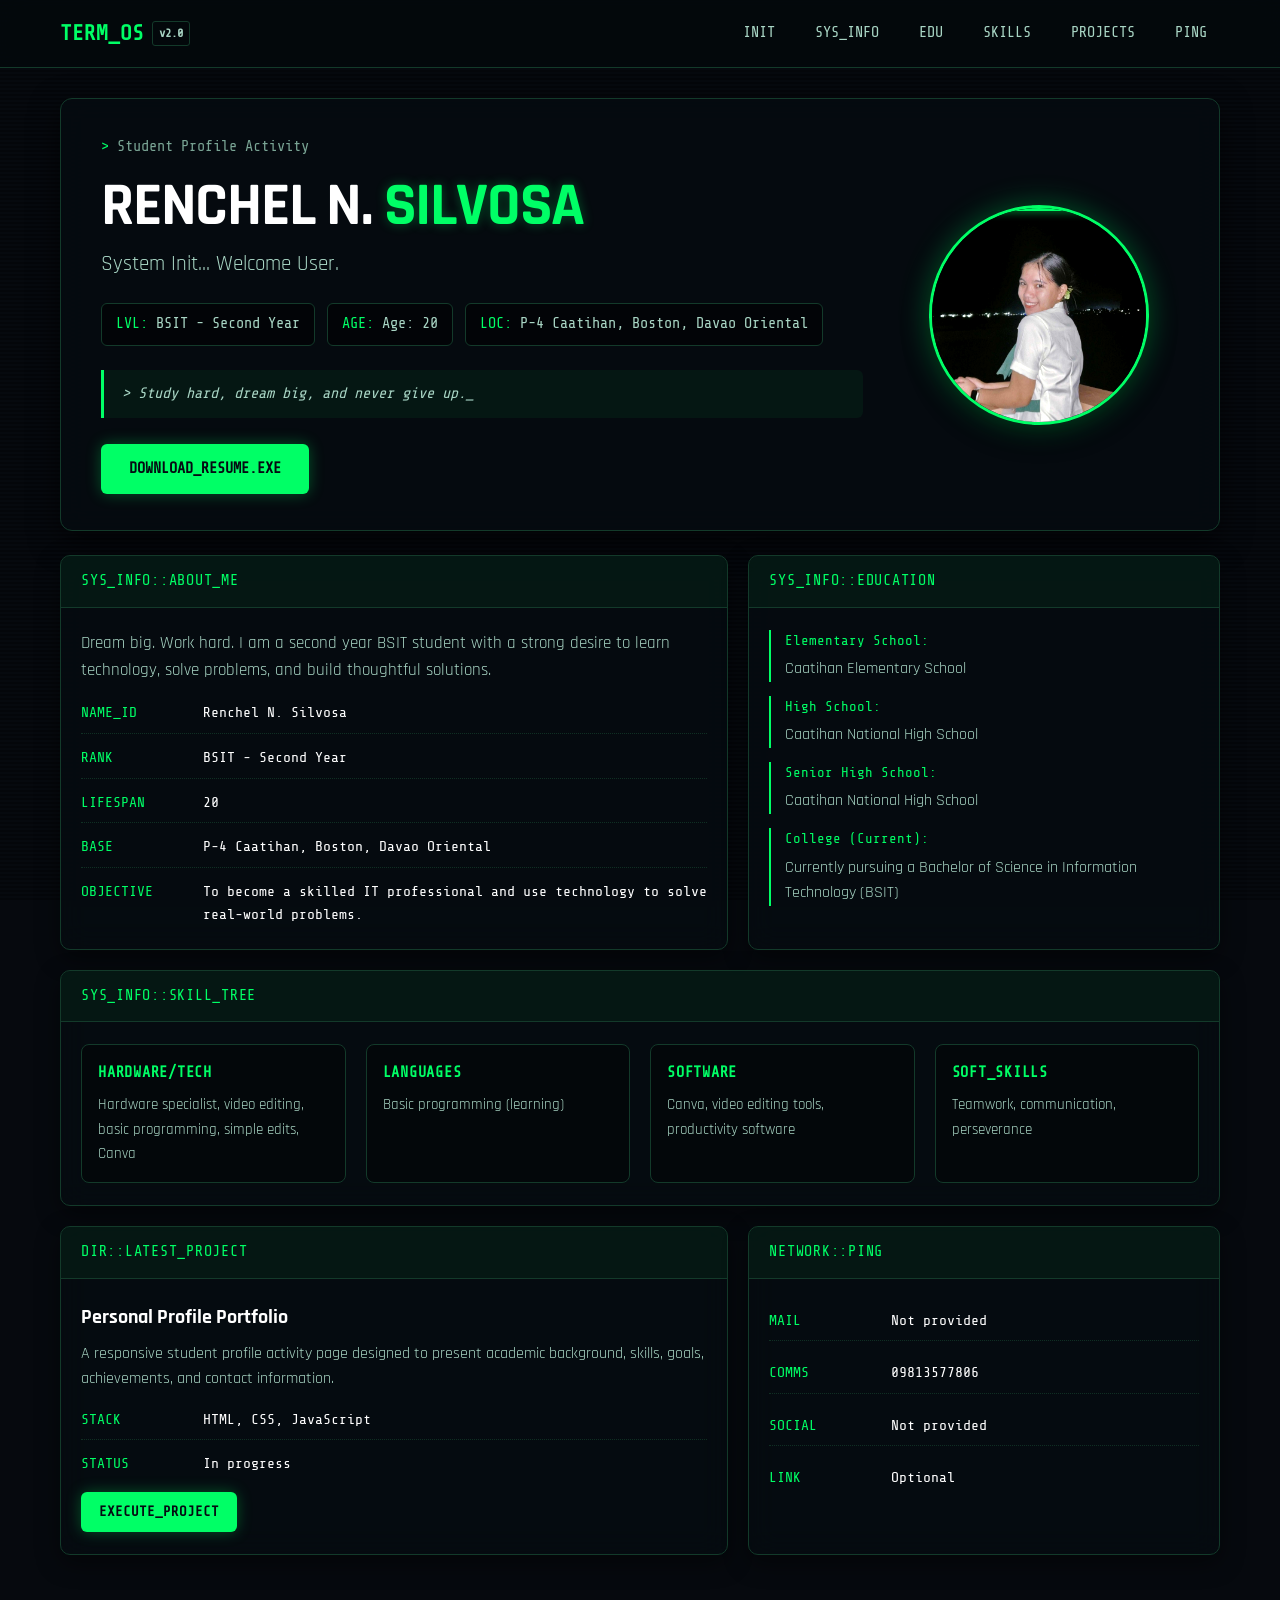
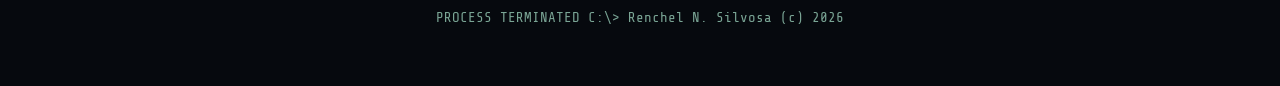
<file: index.html>
<!DOCTYPE html>
<html lang="en">
<head>
  <meta charset="UTF-8">
  <meta name="viewport" content="width=device-width, initial-scale=1.0">
  <title>Student Profile | Renchel N. Silvosa</title>
  <link rel="stylesheet" href="student_profile_activity.css">
  <link href="https://fonts.googleapis.com/css2?family=Share+Tech+Mono&family=Rajdhani:wght@400;500;600;700&display=swap" rel="stylesheet">
</head>
<body>

  <div class="bg-container">
    <div class="bg-image"></div>
    <div class="scanlines"></div>
  </div>

  <nav class="top-nav">
    <div class="nav-container">
      <div class="nav-brand">TERM_OS <span>v2.0</span></div>
      <button class="nav-toggle" id="navToggle" aria-label="Toggle navigation">
        <span></span>
        <span></span>
        <span></span>
      </button>
      <div class="nav-links" id="navLinks">
        <a href="#hero">INIT</a>
        <a href="#about">SYS_INFO</a>
        <a href="#education">EDU</a>
        <a href="#skills">SKILLS</a>
        <a href="#project">PROJECTS</a>
        <a href="#contact">PING</a>
      </div>
    </div>
  </nav>

  <main class="container">
    <header id="hero" class="hero-section">
      <div class="hero-content">
        <div class="tag-line" id="projectTitle"></div>
        <h1 class="main-title">Renchel N. <span class="highlight">Silvosa</span></h1>
        <p class="subtitle" id="welcomeMessage"></p>

        <div class="stats-bar">
          <div class="stat"><span class="lbl">LVL:</span><span id="courseYear"></span></div>
          <div class="stat"><span class="lbl">AGE:</span><span id="age"></span></div>
          <div class="stat"><span class="lbl">LOC:</span><span id="location"></span></div>
        </div>

        <div class="quote-box">
          > <span id="motto"></span><span class="cursor">_</span>
        </div>

        <a class="action-btn" href="Simple-Professional-CV-Resume.pdf" download>DOWNLOAD_RESUME.exe</a>
      </div>

      <div class="hero-visual">
        <div class="avatar-wrapper">
          <img id="profileImage" src="id-pic.jpeg" alt="Renchel N. Silvosa">
          <div class="scanner-line"></div>
        </div>
      </div>
    </header>

    <div class="content-grid">
      <section id="about" class="card card-wide">
        <div class="card-header">SYS_INFO::ABOUT_ME</div>
        <div class="card-body">
          <p id="shortBio" class="bio-text"></p>
          <div class="data-list">
            <div class="data-item"><span class="d-label">NAME_ID</span><span class="d-val" id="fullName"></span></div>
            <div class="data-item"><span class="d-label">RANK</span><span class="d-val" id="detailCourseYear"></span></div>
            <div class="data-item"><span class="d-label">LIFESPAN</span><span class="d-val" id="detailAge"></span></div>
            <div class="data-item"><span class="d-label">BASE</span><span class="d-val" id="address"></span></div>
            <div class="data-item"><span class="d-label">OBJECTIVE</span><span class="d-val" id="careerGoals"></span></div>
          </div>
        </div>
      </section>

      <section id="education" class="card card-narrow">
        <div class="card-header">SYS_INFO::EDUCATION</div>
        <div class="card-body">
          <ul class="edu-list" id="educationList"></ul>
        </div>
      </section>

      <section id="skills" class="card card-full">
        <div class="card-header">SYS_INFO::SKILL_TREE</div>
        <div class="card-body">
          <div class="skills-grid">
            <div class="skill-group">
              <h3>HARDWARE/TECH</h3>
              <p id="technicalSkills"></p>
            </div>
            <div class="skill-group">
              <h3>LANGUAGES</h3>
              <p id="programmingLanguages"></p>
            </div>
            <div class="skill-group">
              <h3>SOFTWARE</h3>
              <p id="softwareApps"></p>
            </div>
            <div class="skill-group">
              <h3>SOFT_SKILLS</h3>
              <p id="softSkills"></p>
            </div>
          </div>
        </div>
      </section>

      <section id="project" class="card card-wide">
        <div class="card-header">DIR::LATEST_PROJECT</div>
        <div class="card-body project-details">
          <h3 id="projectTitleDetail"></h3>
          <p class="proj-desc" id="projectDescription"></p>
          <div class="data-list">
            <div class="data-item"><span class="d-label">STACK</span><span class="d-val" id="projectTechnologies"></span></div>
            <div class="data-item"><span class="d-label">STATUS</span><span class="d-val" id="projectStatus"></span></div>
          </div>
          <a class="action-btn sm-btn" id="projectLink" href="#" target="_blank" rel="noreferrer">EXECUTE_PROJECT</a>
        </div>
      </section>

      <section id="contact" class="card card-narrow">
        <div class="card-header">NETWORK::PING</div>
        <div class="card-body">
          <div class="data-list network-list">
            <div class="data-item"><span class="d-label">MAIL</span><span class="d-val" id="email"></span></div>
            <div class="data-item"><span class="d-label">COMMS</span><span class="d-val" id="mobileNumber"></span></div>
            <div class="data-item"><span class="d-label">SOCIAL</span><span class="d-val" id="facebook"></span></div>
            <div class="data-item"><span class="d-label">LINK</span><span class="d-val" id="linkedin"></span></div>
          </div>
        </div>
      </section>
    </div>

    <footer class="terminal-footer">
      <p>PROCESS TERMINATED C:\> Renchel N. Silvosa (c) 2026</p>
    </footer>
  </main>

  <script src="student_profile_activity.js"></script>
</body>
</html>
</file>
<file: student_profile_activity.css>
:root {
  --bg: #06090e;
  --bg-panel: rgba(6, 12, 17, 0.78);
  --border: #133a2a;
  --text: #a8d5c4;
  --text-dim: #7aa595;
  --prim: #00ff66;
  --prim-glow: rgba(0, 255, 102, 0.3);
  --nav-h: 68px;
}

* {
  box-sizing: border-box;
  margin: 0;
  padding: 0;
}

html {
  scroll-behavior: smooth;
  scroll-padding-top: calc(var(--nav-h) + 20px);
}

body {
  background-color: var(--bg);
  color: var(--text);
  font-family: 'Rajdhani', sans-serif;
  line-height: 1.6;
  overflow-x: hidden;
  width: 100%;
}

.bg-container {
  position: fixed;
  inset: 0;
  z-index: -2;
  overflow: hidden;
  pointer-events: none;
}

.bg-image {
  position: absolute;
  inset: -5%;
  background: url('https://images.unsplash.com/photo-1526374965328-7f61d4dc18c5?q=80&w=2072&auto=format&fit=crop') center/cover;
  animation: photoAnim 20s linear infinite alternate;
  filter: brightness(0.22) contrast(1.2) sepia(1) hue-rotate(90deg) saturate(3);
}

@keyframes photoAnim {
  0% { transform: scale(1) translate(0, 0); }
  100% { transform: scale(1.1) translate(-2%, -2%); }
}

.scanlines {
  position: absolute;
  inset: 0;
  background: linear-gradient(to bottom, rgba(255,255,255,0), rgba(255,255,255,0) 50%, rgba(0,0,0,0.25) 50%, rgba(0,0,0,0.25));
  background-size: 100% 4px;
  z-index: -1;
  pointer-events: none;
}

/* ─── Top Navigation ─── */
.top-nav {
  position: fixed;
  top: 0;
  left: 0;
  width: 100%;
  height: var(--nav-h);
  background: rgba(4, 9, 12, 0.92);
  border-bottom: 1px solid var(--border);
  backdrop-filter: blur(14px);
  -webkit-backdrop-filter: blur(14px);
  z-index: 1000;
  display: flex;
  align-items: center;
}

.nav-container {
  width: 100%;
  max-width: 1200px;
  margin: 0 auto;
  padding: 0 20px;
  display: flex;
  justify-content: space-between;
  align-items: center;
}

.nav-brand {
  font-family: 'Share Tech Mono', monospace;
  font-size: 1.35rem;
  color: var(--prim);
  font-weight: bold;
  display: flex;
  align-items: center;
  gap: 8px;
}

.nav-brand span {
  font-size: 0.75rem;
  color: var(--text);
  border: 1px solid var(--border);
  padding: 2px 6px;
  border-radius: 3px;
}

.nav-links {
  display: flex;
  gap: 14px;
}

.nav-links a {
  color: var(--text);
  text-decoration: none;
  font-family: 'Share Tech Mono', monospace;
  font-size: 0.95rem;
  padding: 6px 12px;
  transition: all 0.2s ease;
  border: 1px solid transparent;
  border-radius: 4px;
}

.nav-links a:hover {
  color: var(--prim);
  border: 1px solid var(--prim);
  background: rgba(0, 255, 102, 0.1);
  text-shadow: 0 0 5px var(--prim-glow);
}

.nav-toggle {
  display: none;
  flex-direction: column;
  justify-content: center;
  gap: 5px;
  width: 40px;
  height: 40px;
  padding: 8px;
  background: rgba(0, 255, 102, 0.08);
  border: 1px solid var(--border);
  border-radius: 6px;
  cursor: pointer;
}

.nav-toggle span {
  display: block;
  height: 2px;
  width: 100%;
  background: var(--prim);
  border-radius: 2px;
  transition: transform 0.25s ease, opacity 0.25s ease;
}

.nav-toggle.open span:nth-child(1) {
  transform: translateY(7px) rotate(45deg);
}

.nav-toggle.open span:nth-child(2) {
  opacity: 0;
}

.nav-toggle.open span:nth-child(3) {
  transform: translateY(-7px) rotate(-45deg);
}

/* ─── Main Container ─── */
.container {
  max-width: 1200px;
  margin: calc(var(--nav-h) + 30px) auto 40px;
  padding: 0 20px;
}

/* ─── Hero Section ─── */
.hero-section {
  display: grid;
  grid-template-columns: 1fr 280px;
  gap: 36px;
  align-items: center;
  background: var(--bg-panel);
  border: 1px solid var(--border);
  padding: 36px 40px;
  border-radius: 12px;
  position: relative;
  overflow: hidden;
  box-shadow: 0 10px 30px rgba(0,0,0,0.6);
  backdrop-filter: blur(16px);
  -webkit-backdrop-filter: blur(16px);
}

.hero-content {
  z-index: 1;
}

.tag-line {
  font-family: 'Share Tech Mono', monospace;
  color: var(--text-dim);
  font-size: 0.95rem;
  margin-bottom: 14px;
}

.tag-line::before {
  content: '>';
  color: var(--prim);
  margin-right: 8px;
}

.main-title {
  font-size: clamp(2.3rem, 5.5vw, 3.8rem);
  margin: 0 0 8px 0;
  line-height: 1.1;
  color: #ffffff;
  text-transform: uppercase;
  letter-spacing: -0.02em;
}

.main-title .highlight {
  color: var(--prim);
  text-shadow: 0 0 12px var(--prim-glow);
}

.subtitle {
  font-size: 1.3rem;
  margin-bottom: 22px;
  color: var(--text);
}

.stats-bar {
  display: flex;
  flex-wrap: wrap;
  gap: 12px;
  margin-bottom: 24px;
  font-family: 'Share Tech Mono', monospace;
}

.stat {
  border: 1px solid var(--border);
  padding: 8px 14px;
  background: rgba(0,0,0,0.55);
  border-radius: 6px;
  font-size: 0.95rem;
}

.stat .lbl {
  color: var(--prim);
  margin-right: 8px;
}

.quote-box {
  font-family: 'Share Tech Mono', monospace;
  background: rgba(0, 255, 102, 0.05);
  border-left: 3px solid var(--prim);
  padding: 12px 18px;
  margin-bottom: 26px;
  font-style: italic;
  font-size: 0.95rem;
  border-radius: 0 6px 6px 0;
}

.quote-box .cursor {
  animation: blink 1s step-start infinite;
}

@keyframes blink {
  50% { opacity: 0; }
}

.action-btn {
  display: inline-flex;
  align-items: center;
  justify-content: center;
  font-family: 'Share Tech Mono', monospace;
  background: var(--prim);
  color: #050a12;
  padding: 13px 28px;
  text-decoration: none;
  font-weight: bold;
  text-transform: uppercase;
  border-radius: 6px;
  cursor: pointer;
  transition: all 0.25s ease;
  box-shadow: 0 0 15px var(--prim-glow);
  font-size: 0.95rem;
}

.action-btn:hover {
  background: #ffffff;
  color: #000000;
  box-shadow: 0 0 25px rgba(255,255,255,0.6);
  transform: translateY(-2px);
}

.action-btn.sm-btn {
  padding: 9px 18px;
  font-size: 0.88rem;
  margin-top: 16px;
}

.hero-visual {
  display: flex;
  justify-content: center;
  align-items: center;
}

.avatar-wrapper {
  position: relative;
  width: 220px;
  height: 220px;
  border-radius: 50%;
  border: 3px solid var(--prim);
  overflow: hidden;
  box-shadow: 0 0 30px var(--prim-glow), 0 10px 25px rgba(0,0,0,0.5);
}

.avatar-wrapper img {
  width: 100%;
  height: 100%;
  object-fit: cover;
  filter: contrast(1.15);
}

.scanner-line {
  position: absolute;
  top: 0;
  left: 0;
  width: 100%;
  height: 3px;
  background: var(--prim);
  box-shadow: 0 0 8px var(--prim);
  animation: scan 3.5s linear infinite;
}

@keyframes scan {
  0% { top: 0; opacity: 0; }
  10% { opacity: 1; }
  90% { opacity: 1; }
  100% { top: 100%; opacity: 0; }
}

/* ─── Content Grid ─── */
.content-grid {
  display: grid;
  grid-template-columns: repeat(12, 1fr);
  gap: 20px;
  margin-top: 24px;
}

.card {
  background: var(--bg-panel);
  border: 1px solid var(--border);
  border-radius: 10px;
  position: relative;
  box-shadow: 0 8px 24px rgba(0,0,0,0.45);
  backdrop-filter: blur(14px);
  -webkit-backdrop-filter: blur(14px);
  overflow: hidden;
}

.card-wide { grid-column: span 7; }
.card-narrow { grid-column: span 5; }
.card-full { grid-column: span 12; }

.card-header {
  border-bottom: 1px solid var(--border);
  padding: 13px 20px;
  font-family: 'Share Tech Mono', monospace;
  color: var(--prim);
  background: rgba(0, 255, 102, 0.05);
  font-size: 0.95rem;
  letter-spacing: 0.05em;
}

.card-body {
  padding: 22px 20px;
}

.bio-text {
  margin-bottom: 18px;
  color: var(--text);
  font-size: 1.05rem;
}

.data-list {
  display: flex;
  flex-direction: column;
  gap: 12px;
}

.data-item {
  display: flex;
  align-items: flex-start;
  gap: 12px;
  border-bottom: 1px dotted rgba(19, 58, 42, 0.8);
  padding-bottom: 8px;
  font-family: 'Share Tech Mono', monospace;
  font-size: 0.92rem;
}

.data-item:last-child {
  border-bottom: none;
  padding-bottom: 0;
}

.d-label {
  min-width: 110px;
  color: var(--prim);
  flex-shrink: 0;
}

.d-val {
  color: #ffffff;
  word-break: break-word;
}

.edu-list {
  list-style: none;
  padding: 0;
  margin: 0;
}

.edu-list li {
  margin-bottom: 14px;
  padding-left: 14px;
  border-left: 2px solid var(--prim);
}

.edu-list li:last-child {
  margin-bottom: 0;
}

.edu-list li strong {
  display: block;
  color: var(--prim);
  font-family: 'Share Tech Mono', monospace;
  font-size: 0.88rem;
  font-weight: normal;
  margin-bottom: 4px;
}

.skills-grid {
  display: grid;
  grid-template-columns: repeat(4, 1fr);
  gap: 20px;
}

.skill-group {
  background: rgba(0, 0, 0, 0.35);
  border: 1px solid var(--border);
  padding: 16px;
  border-radius: 8px;
}

.skill-group h3 {
  font-family: 'Share Tech Mono', monospace;
  color: var(--prim);
  margin-bottom: 8px;
  font-size: 0.95rem;
  letter-spacing: 0.05em;
}

.skill-group p {
  color: var(--text);
  font-size: 0.95rem;
}

.project-details h3 {
  color: #ffffff;
  font-size: 1.25rem;
  margin-bottom: 8px;
}

.proj-desc {
  color: var(--text);
  margin-bottom: 16px;
  font-size: 1rem;
}

.network-list .data-item {
  padding: 8px 0;
}

.terminal-footer {
  margin-top: 36px;
  padding: 16px 0;
  text-align: center;
  font-family: 'Share Tech Mono', monospace;
  color: var(--text-dim);
  font-size: 0.88rem;
}

/* ─── Responsive Media Queries ─── */
@media (max-width: 960px) {
  .card-wide,
  .card-narrow {
    grid-column: span 12;
  }
  .skills-grid {
    grid-template-columns: repeat(2, 1fr);
  }
}

@media (max-width: 820px) {
  .nav-toggle {
    display: flex;
  }

  .nav-links {
    position: fixed;
    top: var(--nav-h);
    left: 0;
    width: 100%;
    flex-direction: column;
    align-items: stretch;
    gap: 8px;
    padding: 18px 20px;
    background: rgba(4, 9, 12, 0.98);
    border-bottom: 1px solid var(--border);
    box-shadow: 0 15px 30px rgba(0, 0, 0, 0.8);
    transform: translateY(-160%);
    transition: transform 0.28s ease;
    backdrop-filter: blur(18px);
    -webkit-backdrop-filter: blur(18px);
    z-index: 999;
  }

  .nav-links.open {
    transform: translateY(0);
  }

  .nav-links a {
    text-align: center;
    padding: 12px 16px;
    border: 1px solid rgba(0, 255, 102, 0.25);
    background: rgba(0, 255, 102, 0.05);
    border-radius: 6px;
    display: block;
    font-size: 1rem;
  }

  .hero-section {
    grid-template-columns: 1fr;
    padding: 28px 22px;
    gap: 24px;
    text-align: center;
  }

  .hero-visual {
    order: -1;
    margin-bottom: 6px;
  }

  .avatar-wrapper {
    width: 170px;
    height: 170px;
    margin: 0 auto;
  }

  .stats-bar {
    justify-content: center;
  }

  .quote-box {
    text-align: left;
  }

  .content-grid {
    grid-template-columns: 1fr;
  }

  .card-wide,
  .card-narrow,
  .card-full {
    grid-column: span 1;
  }
}

@media (max-width: 540px) {
  :root {
    --nav-h: 62px;
  }

  .container {
    margin: calc(var(--nav-h) + 16px) auto 24px;
    padding: 0 12px;
  }

  .hero-section {
    padding: 20px 16px;
    border-radius: 10px;
  }

  .tag-line {
    font-size: 0.85rem;
  }

  .main-title {
    font-size: 2rem;
  }

  .subtitle {
    font-size: 1.05rem;
    margin-bottom: 18px;
  }

  .stats-bar {
    flex-direction: column;
    gap: 8px;
    width: 100%;
  }

  .stat {
    width: 100%;
    text-align: left;
    padding: 8px 12px;
  }

  .quote-box {
    font-size: 0.9rem;
    padding: 10px 14px;
    margin-bottom: 20px;
  }

  .action-btn {
    width: 100%;
    padding: 12px 16px;
    font-size: 0.9rem;
  }

  .card-header {
    padding: 12px 14px;
    font-size: 0.88rem;
  }

  .card-body {
    padding: 16px 14px;
  }

  .data-item {
    flex-direction: column;
    align-items: flex-start;
    gap: 4px;
    padding-bottom: 10px;
  }

  .d-label {
    min-width: auto;
    font-size: 0.82rem;
  }

  .d-val {
    font-size: 0.92rem;
  }

  .skills-grid {
    grid-template-columns: 1fr;
    gap: 14px;
  }

  .skill-group {
    padding: 14px;
  }
}
</file>
